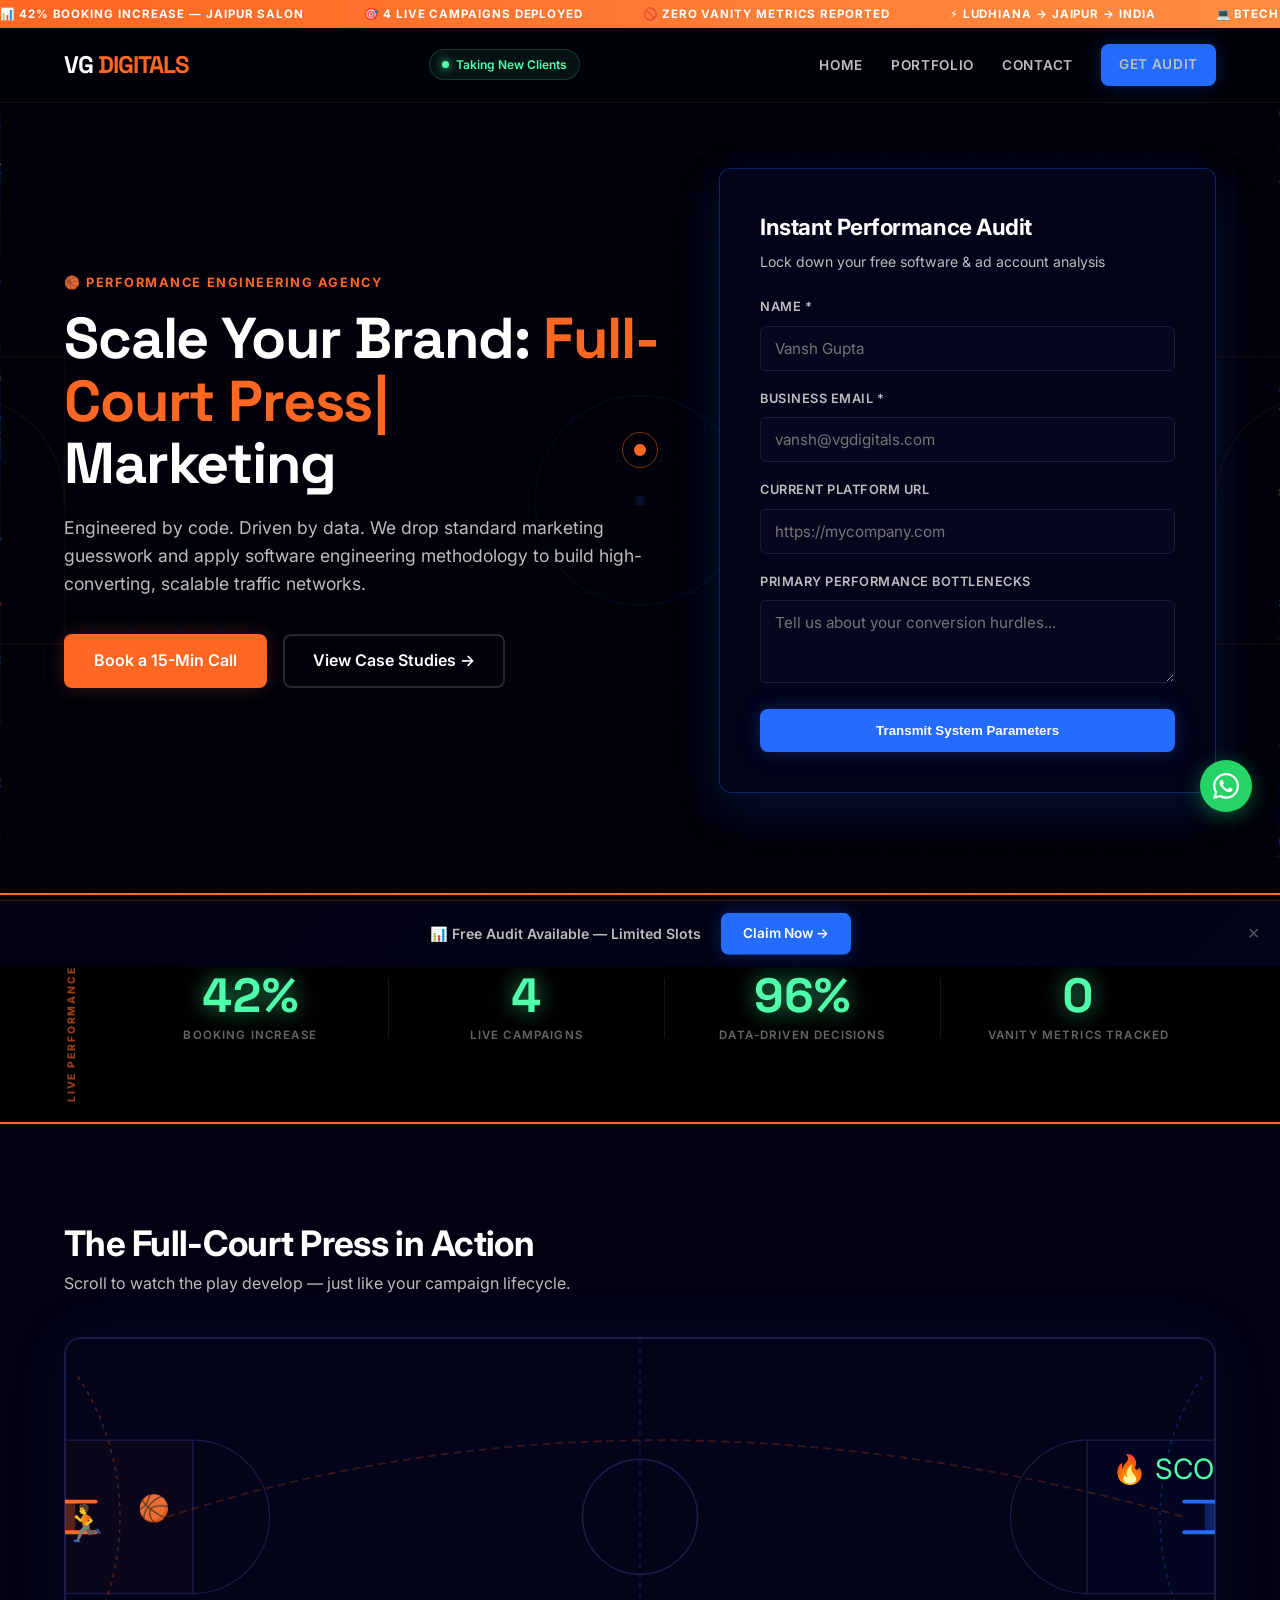
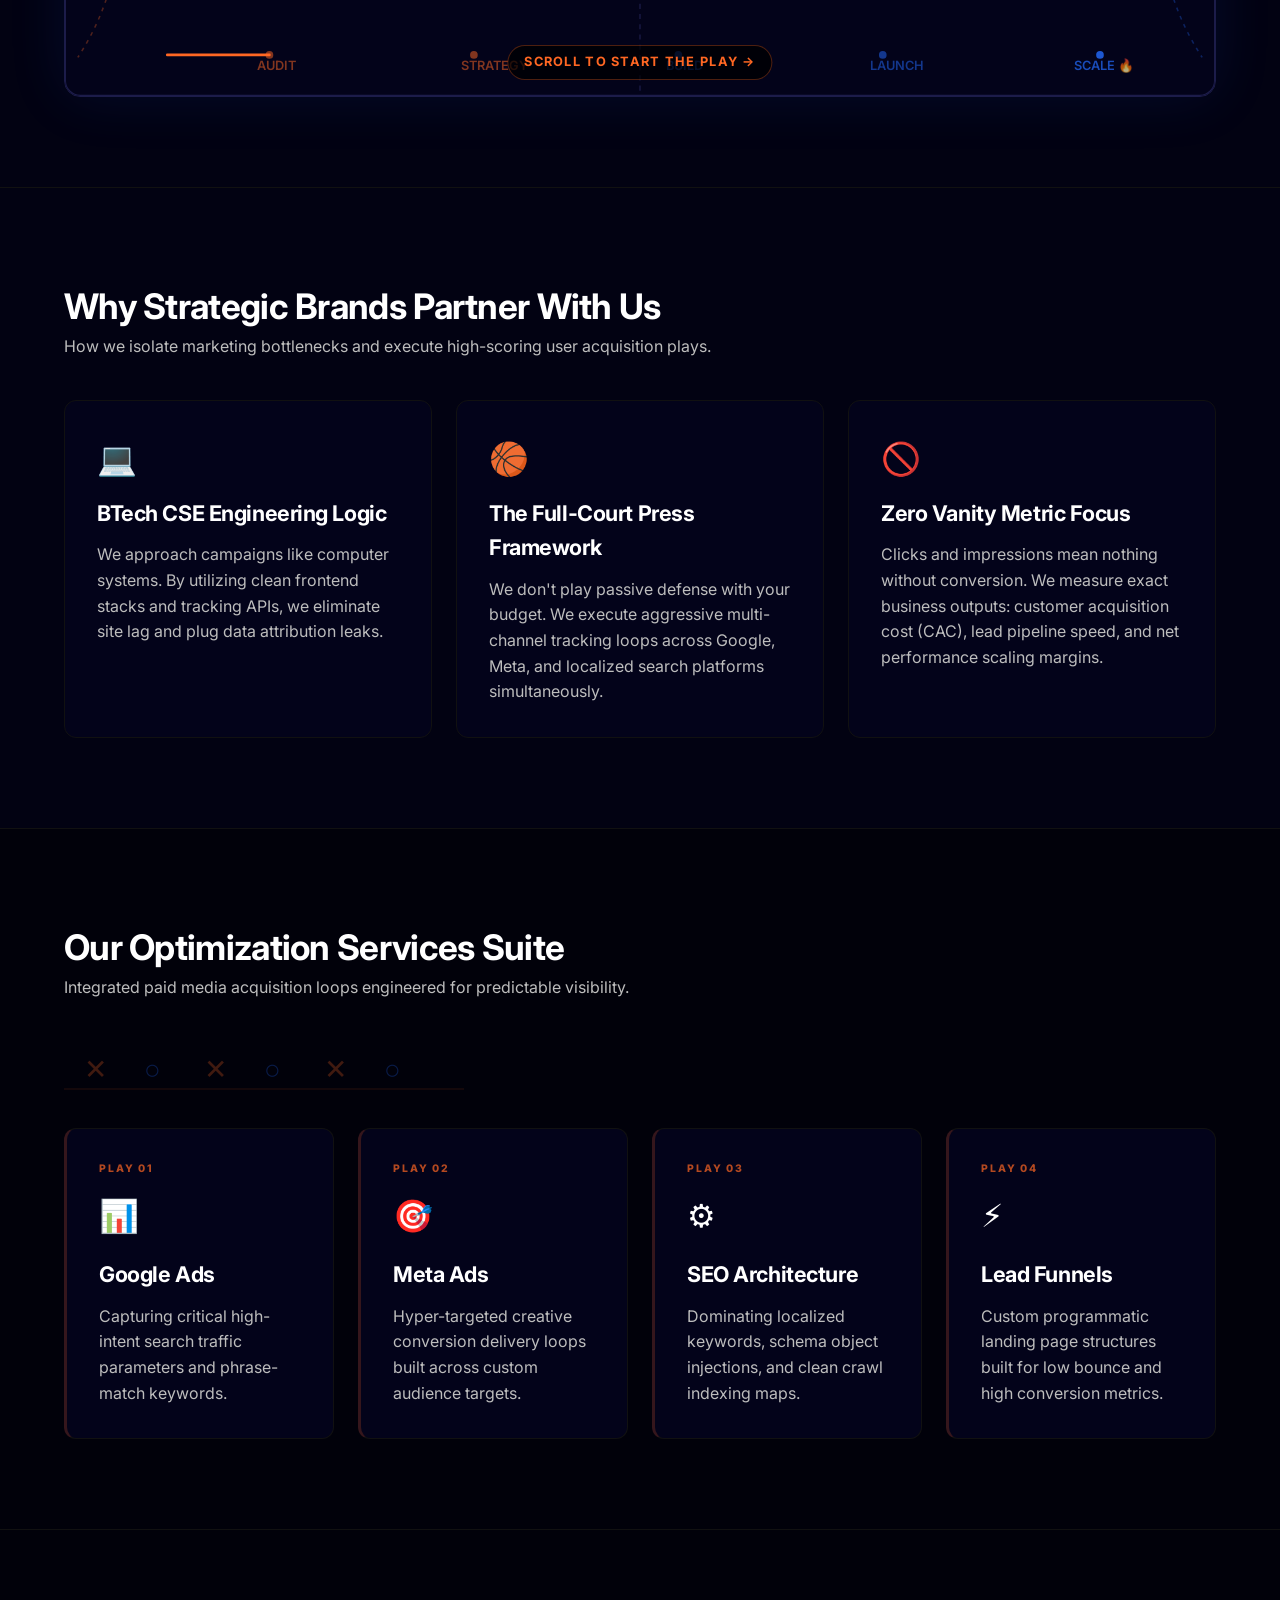
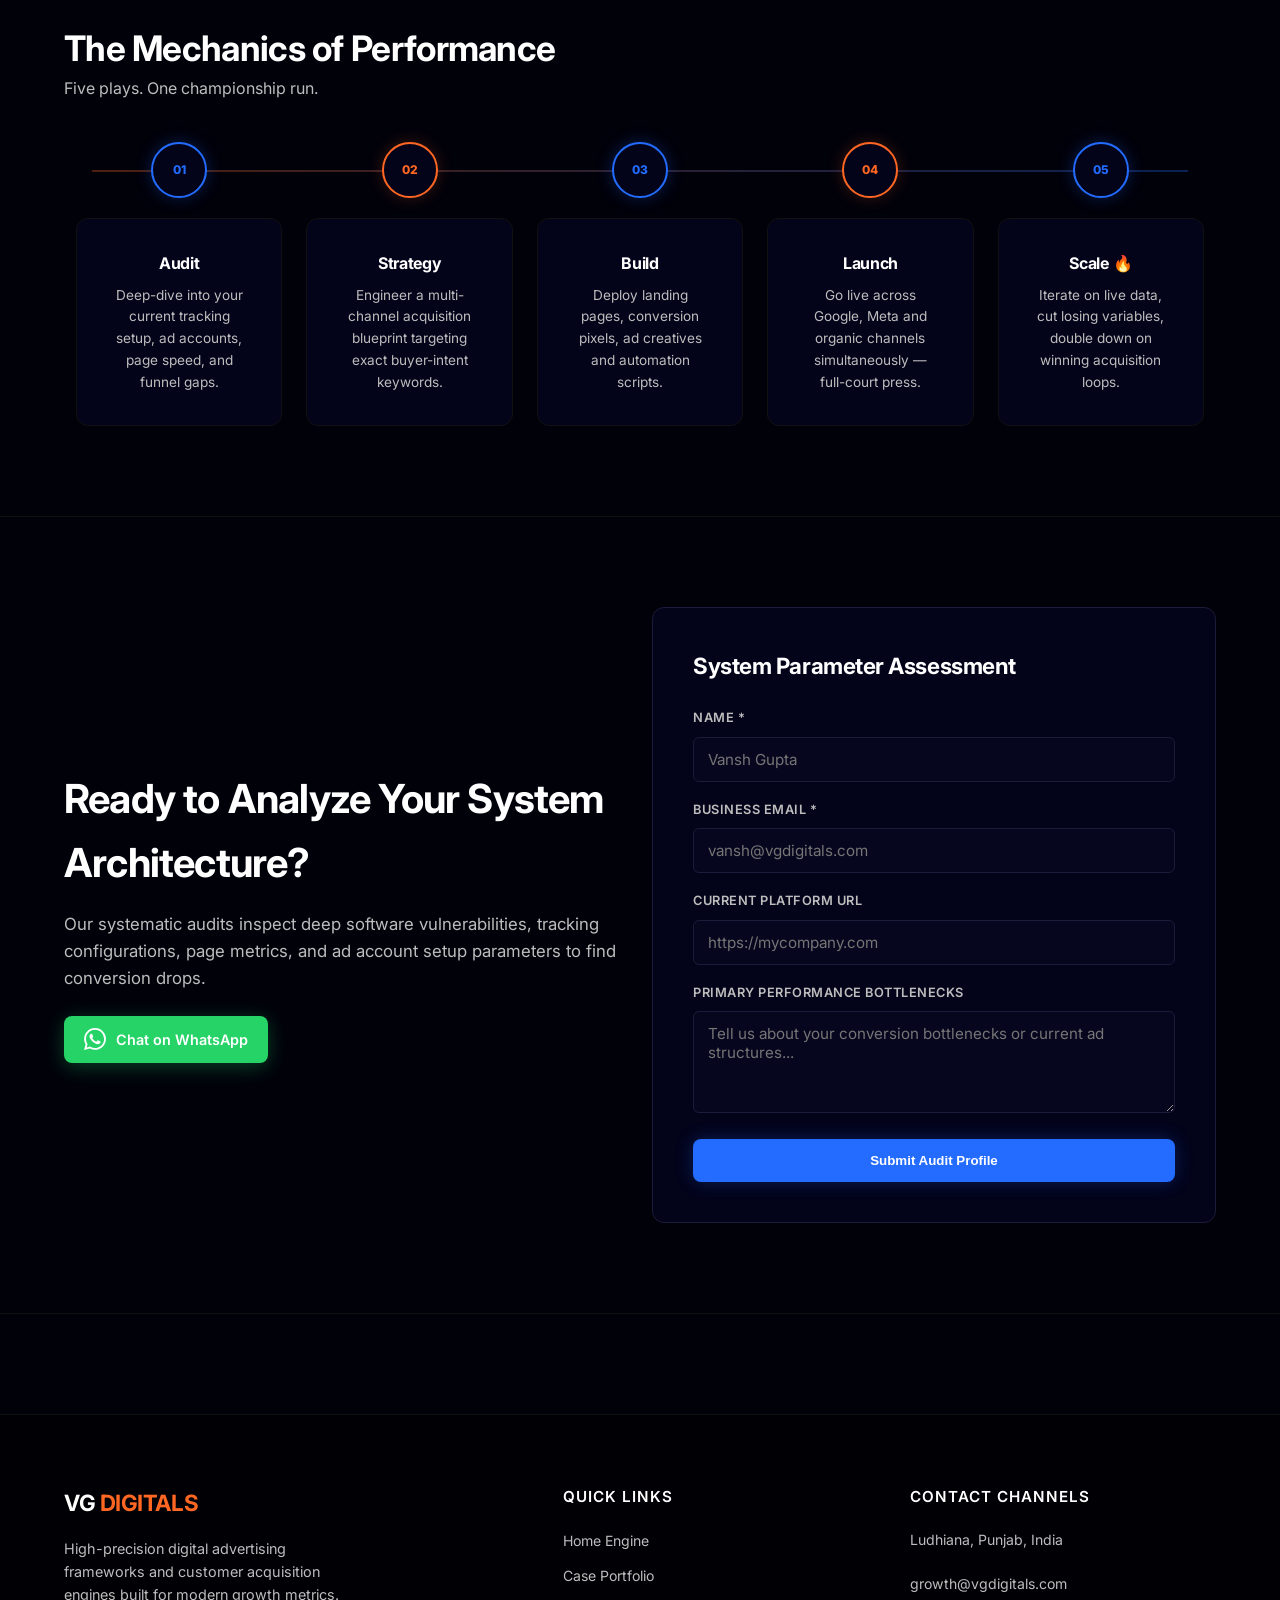
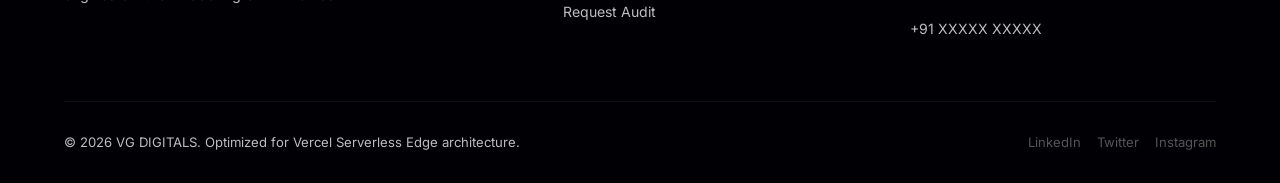
<file: index.html>
<!DOCTYPE html>
<html lang="en">
<head>
    <!-- Google tag (gtag.js) -->
<script async src="https://www.googletagmanager.com/gtag/js?id=G-1DT6QR1XJL"></script>
<script>
  window.dataLayer = window.dataLayer || [];
  function gtag(){dataLayer.push(arguments);}
  gtag('js', new Date());

  gtag('config', 'G-1DT6QR1XJL');
</script>
    <!-- Google Tag Manager -->
<script>(function(w,d,s,l,i){w[l]=w[l]||[];w[l].push({'gtm.start':
new Date().getTime(),event:'gtm.js'});var f=d.getElementsByTagName(s)[0],
j=d.createElement(s),dl=l!='dataLayer'?'&l='+l:'';j.async=true;j.src=
'https://www.googletagmanager.com/gtm.js?id='+i+dl;f.parentNode.insertBefore(j,f);
})(window,document,'script','dataLayer','GTM-PGBB4X6C');</script>
<!-- End Google Tag Manager -->
    <meta name="google-site-verification" content="2i_79GNVKfU4lnf40Wh3fELvNLLhh-7Ff8u9Ml1Krlc" />
    <meta charset="UTF-8">
    <meta name="viewport" content="width=device-width, initial-scale=1.0">
    <title>VG DIGITALS | Performance Marketing & Engineering Specialists</title>
    <meta name="description" content="VG DIGITALS delivers high-precision Google Ads, Meta Ads, Technical SEO, and Lead Gen funnels engineered with a BTech CSE mindset. Based in Ludhiana, Punjab.">
    <meta name="keywords" content="performance marketing, Google Ads, Meta Ads, SEO, lead generation, digital marketing agency Ludhiana">
    <meta name="author" content="Vansh Gupta — VG DIGITALS">
    <meta name="robots" content="index, follow">
    <link rel="canonical" href="https://vgdigitals.com/">
    <meta property="og:type" content="website">
    <meta property="og:title" content="VG DIGITALS | Full-Court Press Performance Marketing">
    <meta property="og:description" content="Scale your brand with engineered ad systems, conversion funnels, and technical SEO. No vanity metrics — only results.">
    <meta property="og:url" content="https://vgdigitals.com/">
    <meta property="og:site_name" content="VG DIGITALS">
    <meta name="twitter:card" content="summary_large_image">
    <meta name="twitter:title" content="VG DIGITALS | Full-Court Press Performance Marketing">
    <meta name="twitter:description" content="Scale your brand with engineered ad systems, conversion funnels, and technical SEO. No vanity metrics — only results.">
    <script type="application/ld+json">{"@context":"https://schema.org","@type":"ProfessionalService","name":"VG DIGITALS","url":"https://vgdigitals.com","areaServed":"IN","address":{"@type":"PostalAddress","addressLocality":"Ludhiana","addressRegion":"Punjab","addressCountry":"IN"},"email":"growth@vgdigitals.com"}</script>
    <link rel="preconnect" href="https://fonts.googleapis.com">
    <link rel="preconnect" href="https://fonts.gstatic.com" crossorigin>
    <link href="https://fonts.googleapis.com/css2?family=Inter:wght@400;500;600;700;800&family=Space+Grotesk:wght@700;800&display=swap" rel="stylesheet">
    <link rel="stylesheet" href="style.css">
</head>
<body>
    <!-- Google Tag Manager (noscript) -->
<noscript><iframe src="https://www.googletagmanager.com/ns.html?id=GTM-PGBB4X6C"
height="0" width="0" style="display:none;visibility:hidden"></iframe></noscript>
<!-- End Google Tag Manager (noscript) -->

    <!-- Custom cursor -->
    <div class="custom-cursor"></div>
    <div class="custom-cursor-trail"></div>

    <!-- Stats ticker strip -->
    <div class="ticker-wrap">
        <div class="ticker-track">
            <span>📊 42% BOOKING INCREASE — JAIPUR SALON</span>
            <span>🎯 4 LIVE CAMPAIGNS DEPLOYED</span>
            <span>🚫 ZERO VANITY METRICS REPORTED</span>
            <span>⚡ LUDHIANA → JAIPUR → INDIA</span>
            <span>💻 BTECH CSE ENGINEERING LOGIC</span>
            <span>🏀 FULL-COURT PRESS FRAMEWORK ACTIVE</span>
            <span>📈 HIGH-INTENT CONVERSION ARCHITECTURE</span>
            <span>🔥 NOW ACCEPTING NEW CLIENTS — JUNE 2026</span>
            <span>📊 42% BOOKING INCREASE — JAIPUR SALON</span>
            <span>🎯 4 LIVE CAMPAIGNS DEPLOYED</span>
            <span>🚫 ZERO VANITY METRICS REPORTED</span>
            <span>⚡ LUDHIANA → JAIPUR → INDIA</span>
            <span>💻 BTECH CSE ENGINEERING LOGIC</span>
            <span>🏀 FULL-COURT PRESS FRAMEWORK ACTIVE</span>
            <span>📈 HIGH-INTENT CONVERSION ARCHITECTURE</span>
            <span>🔥 NOW ACCEPTING NEW CLIENTS — JUNE 2026</span>
        </div>
    </div>

    <header class="main-header">
        <div class="container navbar">
            <a href="index.html" class="logo">VG <span>DIGITALS</span></a>
            <!-- Available badge -->
            <div class="available-badge"><span class="badge-dot"></span>Taking New Clients</div>
            <nav>
                <ul class="nav-links">
                    <li><a href="index.html" class="active">HOME</a></li>
                    <li><a href="portfolio.html">PORTFOLIO</a></li>
                    <li><a href="contact.html">CONTACT</a></li>
                    <li><a href="contact.html" class="btn btn-primary" style="padding: 8px 16px;">GET AUDIT</a></li>
                </ul>
            </nav>
            <button class="burger-menu" aria-label="Toggle Navigation">
                <span></span><span></span><span></span>
            </button>
        </div>
    </header>

    <!-- HERO -->
    <main class="hero-section" id="hero">
        <div class="court-grid-lines"></div>
        <!-- Basketball court SVG overlay -->
        <div class="court-svg-overlay">
            <svg viewBox="0 0 1200 600" xmlns="http://www.w3.org/2000/svg" preserveAspectRatio="xMidYMid slice">
                <!-- center circle -->
                <circle cx="600" cy="300" r="80" fill="none" stroke="rgba(35,108,255,0.06)" stroke-width="1.5"/>
                <circle cx="600" cy="300" r="4"  fill="rgba(35,108,255,0.12)"/>
                <!-- center line -->
                <line x1="600" y1="0" x2="600" y2="600" stroke="rgba(35,108,255,0.05)" stroke-width="1"/>
                <!-- left key -->
                <rect x="0" y="190" width="160" height="220" fill="none" stroke="rgba(255,103,35,0.06)" stroke-width="1.5"/>
                <semicircle/>
                <path d="M 0,300 A 80,80 0 0,1 160,300" fill="none" stroke="rgba(255,103,35,0.06)" stroke-width="1.5"/>
                <!-- right key -->
                <rect x="1040" y="190" width="160" height="220" fill="none" stroke="rgba(255,103,35,0.06)" stroke-width="1.5"/>
                <path d="M 1200,300 A 80,80 0 0,0 1040,300" fill="none" stroke="rgba(255,103,35,0.06)" stroke-width="1.5"/>
                <!-- 3-point arcs -->
                <path d="M 20,120 A 320,320 0 0,1 20,480" fill="none" stroke="rgba(35,108,255,0.05)" stroke-width="1.5"/>
                <path d="M 1180,120 A 320,320 0 0,0 1180,480" fill="none" stroke="rgba(35,108,255,0.05)" stroke-width="1.5"/>
            </svg>
        </div>
        <div class="container hero-grid">
            <div class="hero-text">
                <div class="hero-eyebrow">🏀 Performance Engineering Agency</div>
                <h1>Scale Your Brand: <span class="typing-text">Full-Court Press</span> Marketing</h1>
                <p>Engineered by code. Driven by data. We drop standard marketing guesswork and apply software engineering methodology to build high-converting, scalable traffic networks.</p>
                <div class="hero-actions">
                    <a href="contact.html" class="btn btn-secondary mag-btn">Book a 15-Min Call</a>
                    <a href="portfolio.html" class="btn btn-ghost mag-btn">View Case Studies →</a>
                </div>
            </div>

            <div class="form-box hero-form-card">
                <div class="form-header">
                    <h3>Instant Performance Audit</h3>
                    <p>Lock down your free software & ad account analysis</p>
                </div>
                <form action="#" method="POST" class="audit-form-element">
                    <div class="form-group">
                        <label>Name *</label>
                        <input type="text" required placeholder="Vansh Gupta">
                    </div>
                    <div class="form-group">
                        <label>Business Email *</label>
                        <input type="email" required placeholder="vansh@vgdigitals.com">
                    </div>
                    <div class="form-group">
                        <label>Current Platform URL</label>
                        <input type="url" placeholder="https://mycompany.com">
                    </div>
                    <div class="form-group">
                        <label>Primary Performance Bottlenecks</label>
                        <textarea rows="3" placeholder="Tell us about your conversion hurdles..."></textarea>
                    </div>
                    <button type="submit" class="btn btn-primary" style="width:100%;">Transmit System Parameters</button>
                </form>
            </div>
        </div>
    </main>

    <!-- SCOREBOARD STATS STRIP -->
    <section class="scoreboard-section">
        <div class="container">
            <div class="scoreboard-wrap">
                <div class="scoreboard-label">LIVE PERFORMANCE BOARD</div>
                <div class="scoreboard-grid">
                    <div class="score-stat">
                        <div class="score-num led-text" data-count="42" data-suffix="%">0%</div>
                        <div class="score-label">Booking Increase</div>
                    </div>
                    <div class="score-divider"></div>
                    <div class="score-stat">
                        <div class="score-num led-text" data-count="4" data-suffix="">0</div>
                        <div class="score-label">Live Campaigns</div>
                    </div>
                    <div class="score-divider"></div>
                    <div class="score-stat">
                        <div class="score-num led-text" data-count="100" data-suffix="%">0%</div>
                        <div class="score-label">Data-Driven Decisions</div>
                    </div>
                    <div class="score-divider"></div>
                    <div class="score-stat">
                        <div class="score-num led-text" data-count="0" data-suffix="">0</div>
                        <div class="score-label">Vanity Metrics Tracked</div>
                    </div>
                </div>
            </div>
        </div>
    </section>

    <!-- SCROLL BASKETBALL ANIMATION -->
    <section class="basketball-animation-section">
        <div class="container">
            <div class="section-headline-block">
                <div>
                    <h2>The Full-Court Press in Action</h2>
                    <p>Scroll to watch the play develop — just like your campaign lifecycle.</p>
                </div>
            </div>
            <div class="bball-court-container" id="bball-court">
                <svg id="bball-svg" viewBox="0 0 900 280" xmlns="http://www.w3.org/2000/svg">
                    <!-- court floor -->
                    <rect x="0" y="0" width="900" height="280" rx="12" fill="#03031A" stroke="#1c1c4a" stroke-width="1.5"/>
                    <!-- half court line -->
                    <line x1="450" y1="0" x2="450" y2="280" stroke="#1c1c4a" stroke-width="1" stroke-dasharray="4,4"/>
                    <!-- center circle -->
                    <circle cx="450" cy="140" r="45" fill="none" stroke="#1c1c4a" stroke-width="1.2"/>
                    <!-- left key -->
                    <rect x="0" y="80" width="100" height="120" fill="rgba(255,103,35,0.03)" stroke="#1c1c4a" stroke-width="1"/>
                    <path d="M 100,80 A 60,60 0 0,1 100,200" fill="none" stroke="#1c1c4a" stroke-width="1"/>
                    <!-- right key -->
                    <rect x="800" y="80" width="100" height="120" fill="rgba(35,108,255,0.03)" stroke="#1c1c4a" stroke-width="1"/>
                    <path d="M 800,80 A 60,60 0 0,0 800,200" fill="none" stroke="#1c1c4a" stroke-width="1"/>
                    <!-- 3pt arcs -->
                    <path d="M 10,30 A 200,200 0 0,1 10,250" fill="none" stroke="rgba(255,103,35,0.3)" stroke-width="1.2" stroke-dasharray="3,4"/>
                    <path d="M 890,30 A 200,200 0 0,0 890,250" fill="none" stroke="rgba(35,108,255,0.3)" stroke-width="1.2" stroke-dasharray="3,4"/>
                    <!-- left rim -->
                    <line x1="0" y1="128" x2="24" y2="128" stroke="#FF6723" stroke-width="3" stroke-linecap="round"/>
                    <line x1="0" y1="152" x2="24" y2="152" stroke="#FF6723" stroke-width="3" stroke-linecap="round"/>
                    <rect x="0" y="128" width="8" height="24" fill="rgba(255,103,35,0.3)" rx="1"/>
                    <!-- right rim (target) -->
                    <line x1="876" y1="128" x2="900" y2="128" stroke="#236CFF" stroke-width="3" stroke-linecap="round"/>
                    <line x1="876" y1="152" x2="900" y2="152" stroke="#236CFF" stroke-width="3" stroke-linecap="round"/>
                    <rect x="892" y="128" width="8" height="24" fill="rgba(35,108,255,0.3)" rx="1"/>
                    <!-- ball arc path (dashed) -->
                    <path id="bball-arc-path" d="M 80,140 Q 450,20 876,140" fill="none" stroke="rgba(255,103,35,0.2)" stroke-width="1.5" stroke-dasharray="6,4"/>
                    <!-- player emoji -->
                    <text id="bball-player" x="60" y="155" font-size="28" text-anchor="middle">🏃</text>
                    <!-- ball emoji -->
                    <text id="bball-ball" x="80" y="148" font-size="20" text-anchor="middle">🏀</text>
                    <!-- phase labels -->
                    <text x="150" y="260" font-size="10" fill="rgba(255,103,35,0.5)" font-family="Inter,sans-serif" font-weight="600">AUDIT</text>
                    <text x="310" y="260" font-size="10" fill="rgba(255,103,35,0.5)" font-family="Inter,sans-serif" font-weight="600">STRATEGY</text>
                    <text x="470" y="260" font-size="10" fill="rgba(35,108,255,0.5)" font-family="Inter,sans-serif" font-weight="600">BUILD</text>
                    <text x="630" y="260" font-size="10" fill="rgba(35,108,255,0.5)" font-family="Inter,sans-serif" font-weight="600">LAUNCH</text>
                    <text x="790" y="260" font-size="10" fill="rgba(35,108,255,0.7)" font-family="Inter,sans-serif" font-weight="600">SCALE 🔥</text>
                    <!-- phase dots -->
                    <circle cx="160" cy="248" r="3" fill="rgba(255,103,35,0.5)"/>
                    <circle cx="320" cy="248" r="3" fill="rgba(255,103,35,0.5)"/>
                    <circle cx="480" cy="248" r="3" fill="rgba(35,108,255,0.5)"/>
                    <circle cx="640" cy="248" r="3" fill="rgba(35,108,255,0.5)"/>
                    <circle cx="810" cy="248" r="3" fill="rgba(35,108,255,0.8)"/>
                    <!-- progress line -->
                    <line id="bball-progress-line" x1="160" y1="248" x2="160" y2="248" stroke="var(--primary-orange)" stroke-width="2" stroke-linecap="round"/>
                    <!-- score popup -->
                    <text id="bball-score" x="876" y="110" font-size="22" text-anchor="middle" fill="#4fffaa" opacity="0">🔥 SCORE!</text>
                </svg>
                <div class="bball-phase-label" id="bball-phase">Scroll to start the play →</div>
            </div>
        </div>
    </section>

    <!-- WHY US -->
    <section class="home-overview-section">
        <div class="container">
            <div class="section-headline-block">
                <div>
                    <h2>Why Strategic Brands Partner With Us</h2>
                    <p>How we isolate marketing bottlenecks and execute high-scoring user acquisition plays.</p>
                </div>
            </div>
            <div class="grid-3">
                <div class="preview-card">
                    <div style="font-size:2rem; margin-bottom:12px;">💻</div>
                    <h3>BTech CSE Engineering Logic</h3>
                    <p>We approach campaigns like computer systems. By utilizing clean frontend stacks and tracking APIs, we eliminate site lag and plug data attribution leaks.</p>
                </div>
                <div class="preview-card">
                    <div style="font-size:2rem; margin-bottom:12px;">🏀</div>
                    <h3>The Full-Court Press Framework</h3>
                    <p>We don't play passive defense with your budget. We execute aggressive multi-channel tracking loops across Google, Meta, and localized search platforms simultaneously.</p>
                </div>
                <div class="preview-card">
                    <div style="font-size:2rem; margin-bottom:12px;">🚫</div>
                    <h3>Zero Vanity Metric Focus</h3>
                    <p>Clicks and impressions mean nothing without conversion. We measure exact business outputs: customer acquisition cost (CAC), lead pipeline speed, and net performance scaling margins.</p>
                </div>
            </div>
        </div>
    </section>

    <!-- SERVICES — PLAYBOOK STYLE -->
    <section class="home-overview-section playbook-section" style="background-color: #01010A;">
        <div class="container">
            <div class="section-headline-block">
                <div>
                    <h2>Our Optimization Services Suite</h2>
                    <p>Integrated paid media acquisition loops engineered for predictable visibility.</p>
                </div>
            </div>
            <!-- Playbook X's & O's header -->
            <div class="playbook-header">
                <svg viewBox="0 0 400 60" xmlns="http://www.w3.org/2000/svg" width="400" height="60">
                    <text x="20"  y="38" font-size="28" fill="rgba(255,103,35,0.25)" font-family="monospace">✕</text>
                    <text x="80"  y="38" font-size="28" fill="rgba(35,108,255,0.25)" font-family="monospace">○</text>
                    <text x="140" y="38" font-size="28" fill="rgba(255,103,35,0.25)" font-family="monospace">✕</text>
                    <text x="200" y="38" font-size="28" fill="rgba(35,108,255,0.25)" font-family="monospace">○</text>
                    <text x="260" y="38" font-size="28" fill="rgba(255,103,35,0.25)" font-family="monospace">✕</text>
                    <text x="320" y="38" font-size="28" fill="rgba(35,108,255,0.25)" font-family="monospace">○</text>
                    <line x1="0" y1="48" x2="400" y2="48" stroke="rgba(255,103,35,0.15)" stroke-width="1"/>
                </svg>
            </div>
            <div class="grid-4">
                <div class="preview-card playbook-card">
                    <div class="play-number">PLAY 01</div>
                    <div style="font-size: 2rem; margin-bottom: 16px;">📊</div>
                    <h3>Google Ads</h3>
                    <p>Capturing critical high-intent search traffic parameters and phrase-match keywords.</p>
                </div>
                <div class="preview-card playbook-card">
                    <div class="play-number">PLAY 02</div>
                    <div style="font-size: 2rem; margin-bottom: 16px;">🎯</div>
                    <h3>Meta Ads</h3>
                    <p>Hyper-targeted creative conversion delivery loops built across custom audience targets.</p>
                </div>
                <div class="preview-card playbook-card">
                    <div class="play-number">PLAY 03</div>
                    <div style="font-size: 2rem; margin-bottom: 16px;">⚙️</div>
                    <h3>SEO Architecture</h3>
                    <p>Dominating localized keywords, schema object injections, and clean crawl indexing maps.</p>
                </div>
                <div class="preview-card playbook-card">
                    <div class="play-number">PLAY 04</div>
                    <div style="font-size: 2rem; margin-bottom: 16px;">⚡</div>
                    <h3>Lead Funnels</h3>
                    <p>Custom programmatic landing page structures built for low bounce and high conversion metrics.</p>
                </div>
            </div>
        </div>
    </section>

    <!-- PROCESS TIMELINE -->
    <section class="home-overview-section process-section">
        <div class="container">
            <div class="section-headline-block">
                <div>
                    <h2>The Mechanics of Performance</h2>
                    <p>Five plays. One championship run.</p>
                </div>
            </div>
            <div class="process-timeline">
                <div class="process-line"></div>
                <div class="process-step">
                    <div class="process-dot"><span>01</span></div>
                    <div class="process-content preview-card">
                        <h4>Audit</h4>
                        <p>Deep-dive into your current tracking setup, ad accounts, page speed, and funnel gaps.</p>
                    </div>
                </div>
                <div class="process-step">
                    <div class="process-dot"><span>02</span></div>
                    <div class="process-content preview-card">
                        <h4>Strategy</h4>
                        <p>Engineer a multi-channel acquisition blueprint targeting exact buyer-intent keywords.</p>
                    </div>
                </div>
                <div class="process-step">
                    <div class="process-dot"><span>03</span></div>
                    <div class="process-content preview-card">
                        <h4>Build</h4>
                        <p>Deploy landing pages, conversion pixels, ad creatives and automation scripts.</p>
                    </div>
                </div>
                <div class="process-step">
                    <div class="process-dot"><span>04</span></div>
                    <div class="process-content preview-card">
                        <h4>Launch</h4>
                        <p>Go live across Google, Meta and organic channels simultaneously — full-court press.</p>
                    </div>
                </div>
                <div class="process-step">
                    <div class="process-dot"><span>05</span></div>
                    <div class="process-content preview-card">
                        <h4>Scale 🔥</h4>
                        <p>Iterate on live data, cut losing variables, double down on winning acquisition loops.</p>
                    </div>
                </div>
            </div>
        </div>
    </section>

    <!-- BOTTOM CTA + FORM -->
    <section class="home-overview-section" style="background-color: #01010A; border-bottom: 1px solid #111;">
        <div class="container grid-2" style="align-items: center;">
            <div>
                <h2 style="font-size: 2.5rem; margin-bottom: 16px;">Ready to Analyze Your System Architecture?</h2>
                <p style="font-size: 1.05rem;">Our systematic audits inspect deep software vulnerabilities, tracking configurations, page metrics, and ad account setup parameters to find conversion drops.</p>
                <!-- WhatsApp CTA -->
                <a href="https://wa.me/91XXXXXXXXXX" target="_blank" class="whatsapp-btn mag-btn" style="margin-top:24px; display:inline-flex; align-items:center; gap:10px;">
                    <svg width="22" height="22" viewBox="0 0 24 24" fill="currentColor"><path d="M17.472 14.382c-.297-.149-1.758-.867-2.03-.967-.273-.099-.471-.148-.67.15-.197.297-.767.966-.94 1.164-.173.199-.347.223-.644.075-.297-.15-1.255-.463-2.39-1.475-.883-.788-1.48-1.761-1.653-2.059-.173-.297-.018-.458.13-.606.134-.133.298-.347.446-.52.149-.174.198-.298.298-.497.099-.198.05-.371-.025-.52-.075-.149-.669-1.612-.916-2.207-.242-.579-.487-.5-.669-.51-.173-.008-.371-.01-.57-.01-.198 0-.52.074-.792.372-.272.297-1.04 1.016-1.04 2.479 0 1.462 1.065 2.875 1.213 3.074.149.198 2.096 3.2 5.077 4.487.709.306 1.262.489 1.694.625.712.227 1.36.195 1.871.118.571-.085 1.758-.719 2.006-1.413.248-.694.248-1.289.173-1.413-.074-.124-.272-.198-.57-.347m-5.421 7.403h-.004a9.87 9.87 0 01-5.031-1.378l-.361-.214-3.741.982.998-3.648-.235-.374a9.86 9.86 0 01-1.51-5.26c.001-5.45 4.436-9.884 9.888-9.884 2.64 0 5.122 1.03 6.988 2.898a9.825 9.825 0 012.893 6.994c-.003 5.45-4.437 9.884-9.885 9.884m8.413-18.297A11.815 11.815 0 0012.05 0C5.495 0 .16 5.335.157 11.892c0 2.096.547 4.142 1.588 5.945L.057 24l6.305-1.654a11.882 11.882 0 005.683 1.448h.005c6.554 0 11.89-5.335 11.893-11.893a11.821 11.821 0 00-3.48-8.413z"/></svg>
                    Chat on WhatsApp
                </a>
            </div>
            <div class="form-box">
                <div class="form-header" style="margin-bottom: 24px;">
                    <h3>System Parameter Assessment</h3>
                </div>
                <form action="#" method="POST" class="audit-form-element">
                    <div class="form-group"><label>Name *</label><input type="text" required placeholder="Vansh Gupta"></div>
                    <div class="form-group"><label>Business Email *</label><input type="email" required placeholder="vansh@vgdigitals.com"></div>
                    <div class="form-group"><label>Current Platform URL</label><input type="url" placeholder="https://mycompany.com"></div>
                    <div class="form-group"><label>Primary Performance Bottlenecks</label><textarea rows="4" placeholder="Tell us about your conversion bottlenecks or current ad structures..."></textarea></div>
                    <button type="submit" class="btn btn-primary" style="width:100%;">Submit Audit Profile</button>
                </form>
            </div>
        </div>
    </section>

    <!-- FLOATING STICKY CTA BAR -->
    <div class="sticky-cta-bar" id="sticky-cta">
        <span>📊 Free Audit Available — Limited Slots</span>
        <a href="contact.html" class="btn btn-primary" style="padding:8px 20px; font-size:0.85rem;">Claim Now →</a>
        <button class="sticky-cta-close" id="sticky-cta-close" aria-label="Close">✕</button>
    </div>

    <!-- EXIT INTENT POPUP -->
    <div class="exit-overlay" id="exit-overlay">
        <div class="exit-popup">
            <button class="exit-close" id="exit-close">✕</button>
            <div style="font-size:2.5rem; margin-bottom:12px;">🏀</div>
            <h3>Wait — Don't Leave Empty-Handed</h3>
            <p>Get your <strong style="color:var(--primary-orange);">free performance audit</strong> before you go. We'll find the conversion leaks costing you money.</p>
            <a href="contact.html" class="btn btn-secondary" style="width:100%; margin-top:20px; justify-content:center;">Claim My Free Audit</a>
            <button class="exit-dismiss" id="exit-dismiss">No thanks, I'll pass</button>
        </div>
    </div>

    <!-- WHATSAPP FLOATING BUTTON -->
    <a href="https://wa.me/91XXXXXXXXXX" target="_blank" class="whatsapp-float" aria-label="Chat on WhatsApp">
        <svg width="26" height="26" viewBox="0 0 24 24" fill="white"><path d="M17.472 14.382c-.297-.149-1.758-.867-2.03-.967-.273-.099-.471-.148-.67.15-.197.297-.767.966-.94 1.164-.173.199-.347.223-.644.075-.297-.15-1.255-.463-2.39-1.475-.883-.788-1.48-1.761-1.653-2.059-.173-.297-.018-.458.13-.606.134-.133.298-.347.446-.52.149-.174.198-.298.298-.497.099-.198.05-.371-.025-.52-.075-.149-.669-1.612-.916-2.207-.242-.579-.487-.5-.669-.51-.173-.008-.371-.01-.57-.01-.198 0-.52.074-.792.372-.272.297-1.04 1.016-1.04 2.479 0 1.462 1.065 2.875 1.213 3.074.149.198 2.096 3.2 5.077 4.487.709.306 1.262.489 1.694.625.712.227 1.36.195 1.871.118.571-.085 1.758-.719 2.006-1.413.248-.694.248-1.289.173-1.413-.074-.124-.272-.198-.57-.347m-5.421 7.403h-.004a9.87 9.87 0 01-5.031-1.378l-.361-.214-3.741.982.998-3.648-.235-.374a9.86 9.86 0 01-1.51-5.26c.001-5.45 4.436-9.884 9.888-9.884 2.64 0 5.122 1.03 6.988 2.898a9.825 9.825 0 012.893 6.994c-.003 5.45-4.437 9.884-9.885 9.884m8.413-18.297A11.815 11.815 0 0012.05 0C5.495 0 .16 5.335.157 11.892c0 2.096.547 4.142 1.588 5.945L.057 24l6.305-1.654a11.882 11.882 0 005.683 1.448h.005c6.554 0 11.89-5.335 11.893-11.893a11.821 11.821 0 00-3.48-8.413z"/></svg>
    </a>

    <footer class="main-footer">
        <div class="container">
            <div class="footer-grid">
                <div class="footer-brand">
                    <h3>VG <span>DIGITALS</span></h3>
                    <p>High-precision digital advertising frameworks and customer acquisition engines built for modern growth metrics.</p>
                </div>
                <div class="footer-col">
                    <h4>Quick Links</h4>
                    <ul>
                        <li><a href="index.html">Home Engine</a></li>
                        <li><a href="portfolio.html">Case Portfolio</a></li>
                        <li><a href="contact.html">Request Audit</a></li>
                    </ul>
                </div>
                <div class="footer-col">
                    <h4>Contact Channels</h4>
                    <ul class="footer-contact-info">
                        <li>Ludhiana, Punjab, India</li>
                        <li>growth@vgdigitals.com</li>
                        <li>+91 XXXXX XXXXX</li>
                    </ul>
                </div>
            </div>
            <div class="footer-bottom">
                <p>&copy; 2026 VG DIGITALS. Optimized for Vercel Serverless Edge architecture.</p>
                <div class="footer-socials">
                    <a href="#">LinkedIn</a>
                    <a href="#">Twitter</a>
                    <a href="#">Instagram</a>
                </div>
            </div>
        </div>
    </footer>

    <script src="script.js"></script>
</body>
</html>
</file>
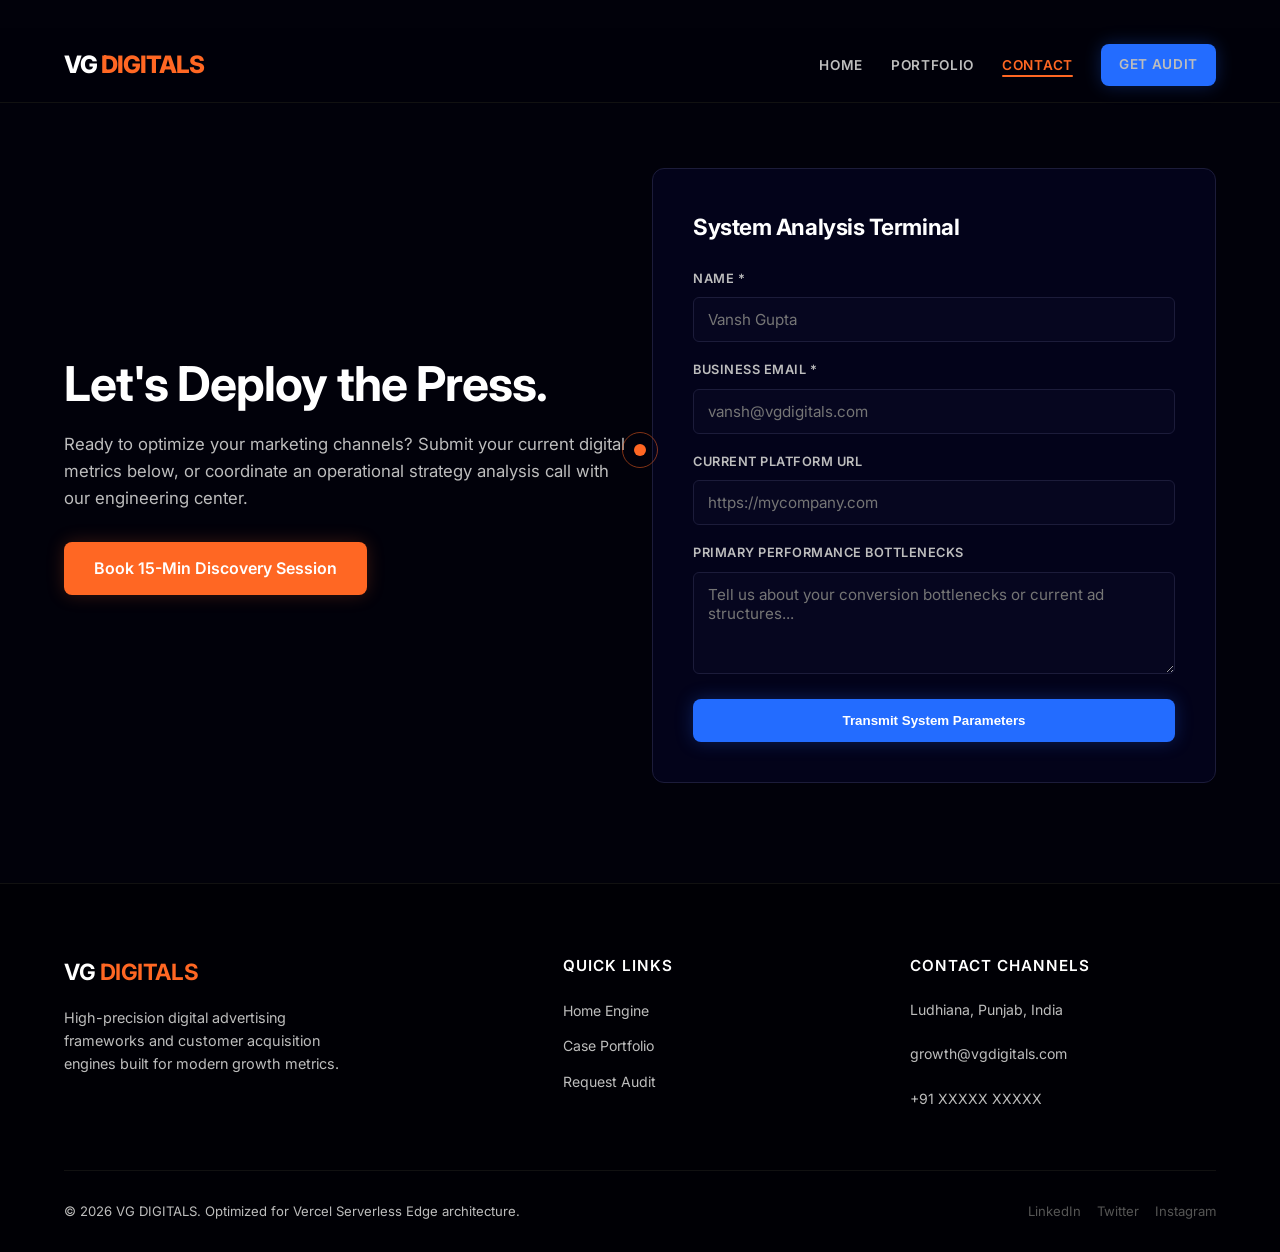
<file: contact.html>
<!DOCTYPE html>
<html lang="en">
<head>
    <meta charset="UTF-8">
    <meta name="viewport" content="width=device-width, initial-scale=1.0">
    <title>Request Growth Analysis | VG DIGITALS</title>
    <meta name="description" content="Request a free performance marketing audit from VG DIGITALS. Submit your platform metrics or book a 15-minute discovery call.">
    <meta name="keywords" content="free marketing audit, contact VG DIGITALS, growth audit, digital marketing consultation Ludhiana">
    <meta name="author" content="Vansh Gupta — VG DIGITALS">
    <meta name="robots" content="index, follow">
    <link rel="canonical" href="https://vgdigitals.com/contact.html">
    <meta property="og:type" content="website">
    <meta property="og:title" content="Get Your Free Growth Audit | VG DIGITALS">
    <meta property="og:description" content="Plug the performance leaks in your marketing. Submit your metrics or book a 15-min discovery session.">
    <meta property="og:url" content="https://vgdigitals.com/contact.html">
    <meta property="og:site_name" content="VG DIGITALS">
    <meta property="og:locale" content="en_IN">
    <meta name="twitter:card" content="summary_large_image">
    <meta name="twitter:title" content="Get Your Free Growth Audit | VG DIGITALS">
    <meta name="twitter:description" content="Plug the performance leaks in your marketing. Submit your metrics or book a 15-min discovery session.">
    <script type="application/ld+json">{"@context":"https://schema.org","@type":"ContactPage","name":"Contact VG DIGITALS","url":"https://vgdigitals.com/contact.html"}</script>
    <link rel="preconnect" href="https://fonts.googleapis.com">
    <link rel="preconnect" href="https://fonts.gstatic.com" crossorigin>
    <link href="https://fonts.googleapis.com/css2?family=Inter:wght@400;500;600;700;800&display=swap" rel="stylesheet">
    <link rel="stylesheet" href="style.css">
</head>
<body>

    <div class="custom-cursor"></div>
    <div class="custom-cursor-trail"></div>

    <header class="main-header">
        <div class="container navbar">
            <a href="index.html" class="logo">VG <span>DIGITALS</span></a>
            <nav>
                <ul class="nav-links">
                    <li><a href="index.html">HOME</a></li>
                    <li><a href="portfolio.html">PORTFOLIO</a></li>
                    <li><a href="contact.html" class="active">CONTACT</a></li>
                    <li><a href="contact.html" class="btn btn-primary" style="padding: 8px 16px;">GET AUDIT</a></li>
                </ul>
            </nav>
            <button class="burger-menu" aria-label="Toggle Navigation">
                <span></span><span></span><span></span>
            </button>
        </div>
    </header>

    <main class="container" style="padding-top: 40px; min-height:65vh;">
        <div class="grid-2" style="align-items: center; padding-top:20px;">
            <div>
                <h1 style="font-size: 3rem; margin-bottom: 20px; line-height:1.15;">Let's Deploy the Press.</h1>
                <p style="margin-bottom:30px; font-size:1.05rem;">Ready to optimize your marketing channels? Submit your current digital metrics below, or coordinate an operational strategy analysis call with our engineering center.</p>
                <a href="https://calendly.com" target="_blank" class="btn btn-secondary">Book 15-Min Discovery Session</a>
            </div>
            <div class="form-box">
                <div class="form-header" style="margin-bottom: 24px;">
                    <h3>System Analysis Terminal</h3>
                </div>
                <form action="#" method="POST">
                    <div class="form-group"><label>Name *</label><input type="text" required placeholder="Vansh Gupta"></div>
                    <div class="form-group"><label>Business Email *</label><input type="email" required placeholder="vansh@vgdigitals.com"></div>
                    <div class="form-group"><label>Current Platform URL</label><input type="url" placeholder="https://mycompany.com"></div>
                    <div class="form-group"><label>Primary Performance Bottlenecks</label><textarea rows="4" placeholder="Tell us about your conversion bottlenecks or current ad structures..."></textarea></div>
                    <button type="submit" class="btn btn-primary" style="width:100%;">Transmit System Parameters</button>
                </form>
            </div>
        </div>
    </main>

    <footer class="main-footer">
        <div class="container">
            <div class="footer-grid">
                <div class="footer-brand">
                    <h3>VG <span>DIGITALS</span></h3>
                    <p>High-precision digital advertising frameworks and customer acquisition engines built for modern growth metrics.</p>
                </div>
                <div class="footer-col">
                    <h4>Quick Links</h4>
                    <ul>
                        <li><a href="index.html">Home Engine</a></li>
                        <li><a href="portfolio.html">Case Portfolio</a></li>
                        <li><a href="contact.html">Request Audit</a></li>
                    </ul>
                </div>
                <div class="footer-col">
                    <h4>Contact Channels</h4>
                    <ul class="footer-contact-info">
                        <li>Ludhiana, Punjab, India</li>
                        <li>growth@vgdigitals.com</li>
                        <li>+91 XXXXX XXXXX</li>
                    </ul>
                </div>
            </div>
            <div class="footer-bottom">
                <p>&copy; 2026 VG DIGITALS. Optimized for Vercel Serverless Edge architecture.</p>
                <div class="footer-socials">
                    <a href="#">LinkedIn</a>
                    <a href="#">Twitter</a>
                    <a href="#">Instagram</a>
                </div>
            </div>
        </div>
    </footer>

    <script src="script.js"></script>
</body>
</html>
</file>
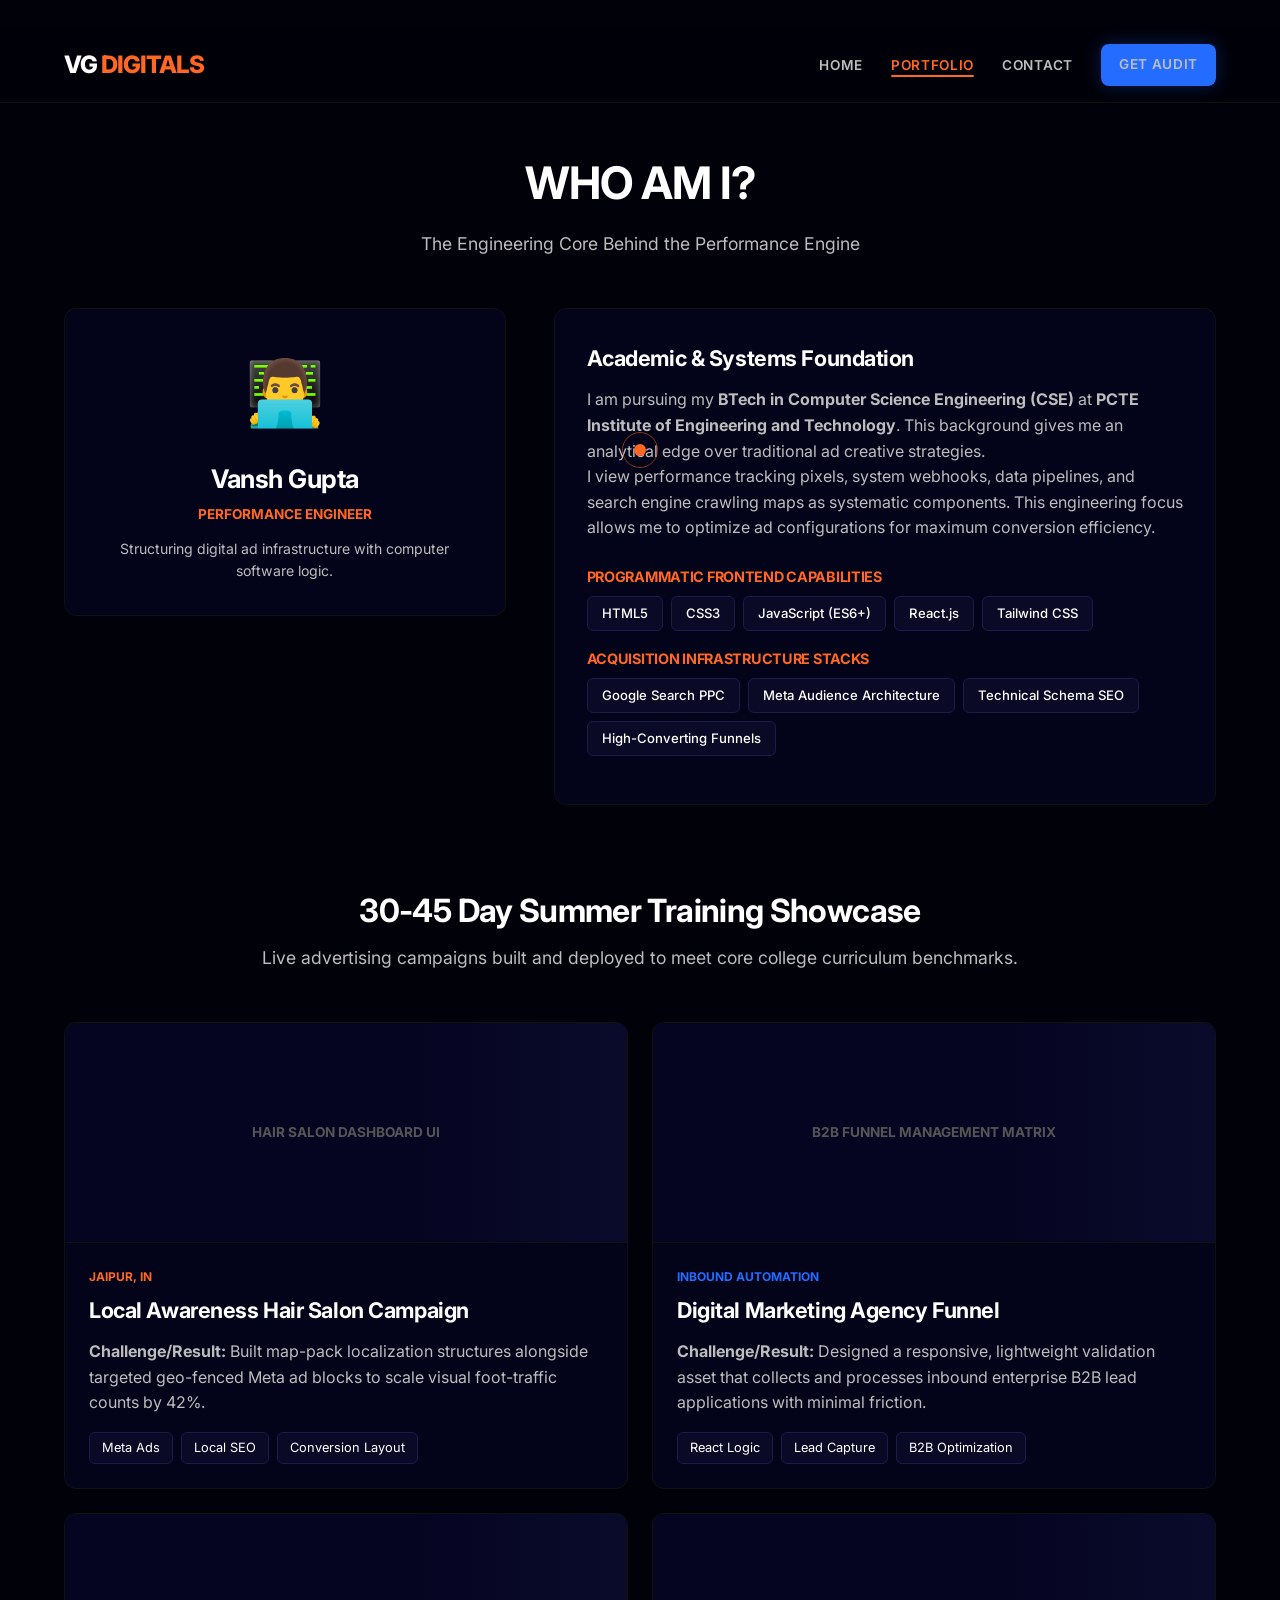
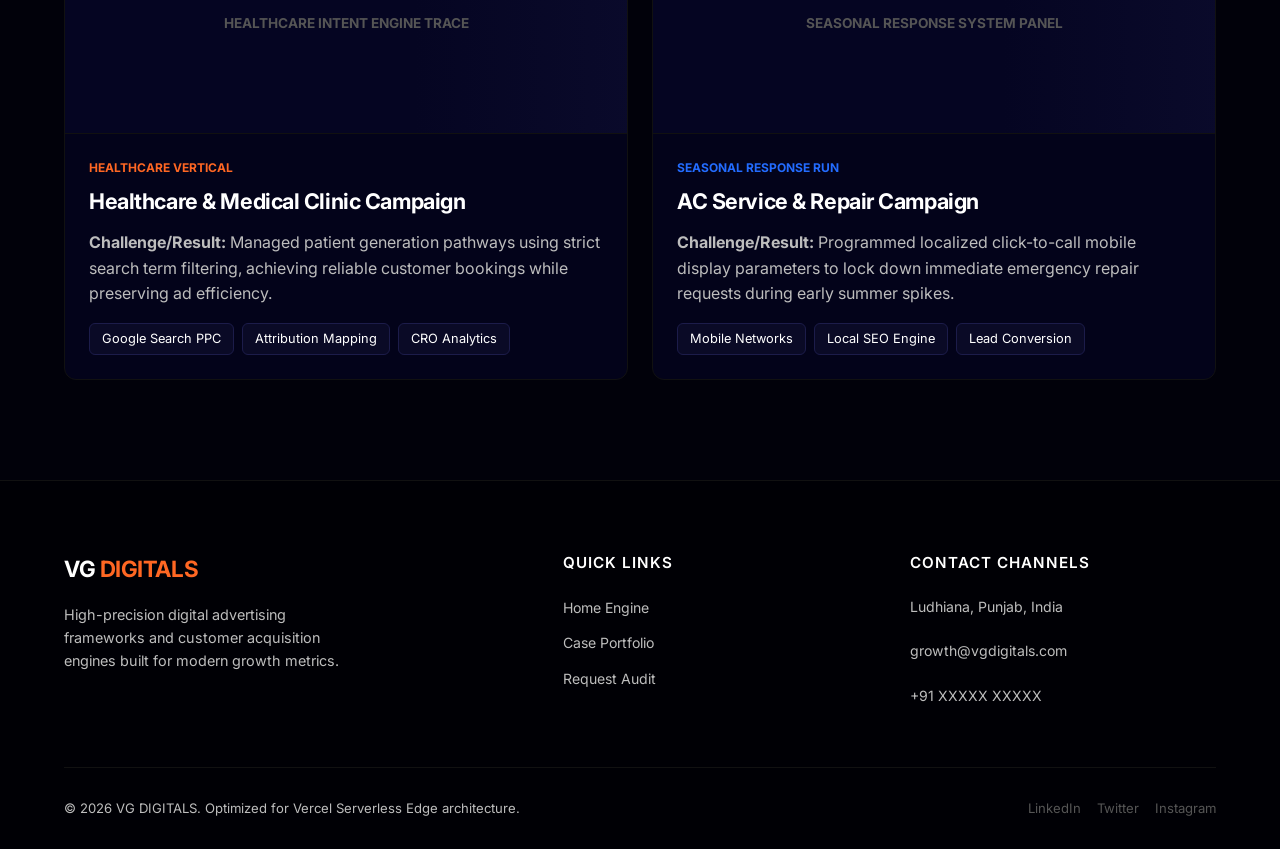
<file: portfolio.html>
<!DOCTYPE html>
<html lang="en">
<head>
    <meta charset="UTF-8">
    <meta name="viewport" content="width=device-width, initial-scale=1.0">
    <title>Portfolio & Technical Core | VG DIGITALS</title>
    <meta name="description" content="Live marketing case studies by Vansh Gupta — BTech CSE student at PCTE. Campaigns spanning hair salons, healthcare, AC repair, and B2B lead generation.">
    <meta name="keywords" content="digital marketing portfolio, Google Ads case study, Meta Ads campaign, Vansh Gupta, PCTE Ludhiana">
    <meta name="author" content="Vansh Gupta — VG DIGITALS">
    <meta name="robots" content="index, follow">
    <link rel="canonical" href="https://vgdigitals.com/portfolio.html">
    <meta property="og:type" content="website">
    <meta property="og:title" content="Portfolio | VG DIGITALS — Live Campaign Case Studies">
    <meta property="og:description" content="Real campaigns. Real results. Engineering logic applied to Google Ads, Meta Ads, SEO, and lead funnels.">
    <meta property="og:url" content="https://vgdigitals.com/portfolio.html">
    <meta property="og:site_name" content="VG DIGITALS">
    <meta property="og:locale" content="en_IN">
    <meta name="twitter:card" content="summary_large_image">
    <meta name="twitter:title" content="Portfolio | VG DIGITALS — Live Campaign Case Studies">
    <meta name="twitter:description" content="Real campaigns. Real results. Engineering logic applied to Google Ads, Meta Ads, SEO, and lead funnels.">
    <script type="application/ld+json">{"@context":"https://schema.org","@type":"Person","name":"Vansh Gupta","jobTitle":"Performance Marketing Engineer","affiliation":{"@type":"EducationalOrganization","name":"PCTE Institute of Engineering and Technology"},"url":"https://vgdigitals.com/portfolio.html"}</script>
    <link rel="preconnect" href="https://fonts.googleapis.com">
    <link rel="preconnect" href="https://fonts.gstatic.com" crossorigin>
    <link href="https://fonts.googleapis.com/css2?family=Inter:wght@400;500;600;700;800&display=swap" rel="stylesheet">
    <link rel="stylesheet" href="style.css">
</head>
<body>

    <div class="custom-cursor"></div>
    <div class="custom-cursor-trail"></div>

    <header class="main-header">
        <div class="container navbar">
            <a href="index.html" class="logo">VG <span>DIGITALS</span></a>
            <nav>
                <ul class="nav-links">
                    <li><a href="index.html">HOME</a></li>
                    <li><a href="portfolio.html" class="active">PORTFOLIO</a></li>
                    <li><a href="contact.html">CONTACT</a></li>
                    <li><a href="contact.html" class="btn btn-primary" style="padding: 8px 16px;">GET AUDIT</a></li>
                </ul>
            </nav>
            <button class="burger-menu" aria-label="Toggle Navigation">
                <span></span><span></span><span></span>
            </button>
        </div>
    </header>

    <section class="container" style="padding-top: 40px;">
        <h1 class="page-title">WHO AM I?</h1>
        <p class="page-subtitle">The Engineering Core Behind the Performance Engine</p>

        <div class="about-me-layout">
            <div class="preview-card" style="text-align: center; height: fit-content;">
                <div style="font-size: 4rem; margin-bottom: 16px;">👨‍💻</div>
                <h2 style="font-size:1.6rem; margin-bottom:4px;">Vansh Gupta</h2>
                <p style="color:var(--primary-orange); font-weight:700; font-size:0.85rem; text-transform:uppercase;">Performance Engineer</p>
                <p style="font-size:0.88rem; margin-top:12px;">Structuring digital ad infrastructure with computer software logic.</p>
            </div>
            
            <div class="preview-card">
                <h3>Academic & Systems Foundation</h3>
                <p>I am pursuing my <strong>BTech in Computer Science Engineering (CSE)</strong> at <strong>PCTE Institute of Engineering and Technology</strong>. This background gives me an analytical edge over traditional ad creative strategies.</p>
                <p>I view performance tracking pixels, system webhooks, data pipelines, and search engine crawling maps as systematic components. This engineering focus allows me to optimize ad configurations for maximum conversion efficiency.</p>
                
                <div class="skills-container">
                    <div class="skill-category">
                        <h4>Programmatic Frontend Capabilities</h4>
                        <div class="skill-tags">
                            <span>HTML5</span><span>CSS3</span><span>JavaScript (ES6+)</span><span>React.js</span><span>Tailwind CSS</span>
                        </div>
                    </div>
                    <div class="skill-category">
                        <h4>Acquisition Infrastructure Stacks</h4>
                        <div class="skill-tags">
                            <span>Google Search PPC</span><span>Meta Audience Architecture</span><span>Technical Schema SEO</span><span>High-Converting Funnels</span>
                        </div>
                    </div>
                </div>
            </div>
        </div>
    </section>

    <section class="container" style="padding-top: 80px;">
        <h2 style="font-size: 2rem; text-align: center; margin-bottom: 8px;">30-45 Day Summer Training Showcase</h2>
        <p class="page-subtitle">Live advertising campaigns built and deployed to meet core college curriculum benchmarks.</p>

        <div class="grid-2">
            <div class="preview-card" style="padding:0; overflow:hidden;">
                <div class="img-placeholder">Hair Salon Dashboard UI</div>
                <div style="padding:24px;">
                    <span style="color:var(--primary-orange); font-size:0.75rem; font-weight:700; display:block; margin-bottom:6px;">JAIPUR, IN</span>
                    <h3>Local Awareness Hair Salon Campaign</h3>
                    <p><strong>Challenge/Result:</strong> Built map-pack localization structures alongside targeted geo-fenced Meta ad blocks to scale visual foot-traffic counts by 42%.</p>
                    <div class="tags" style="display:flex; gap:8px; margin-top:16px;"><span>Meta Ads</span><span>Local SEO</span><span>Conversion Layout</span></div>
                </div>
            </div>
            <div class="preview-card" style="padding:0; overflow:hidden;">
                <div class="img-placeholder">B2B Funnel Management Matrix</div>
                <div style="padding:24px;">
                    <span style="color:var(--primary-blue); font-size:0.75rem; font-weight:700; display:block; margin-bottom:6px;">INBOUND AUTOMATION</span>
                    <h3>Digital Marketing Agency Funnel</h3>
                    <p><strong>Challenge/Result:</strong> Designed a responsive, lightweight validation asset that collects and processes inbound enterprise B2B lead applications with minimal friction.</p>
                    <div class="tags" style="display:flex; gap:8px; margin-top:16px;"><span>React Logic</span><span>Lead Capture</span><span>B2B Optimization</span></div>
                </div>
            </div>
            <div class="preview-card" style="padding:0; overflow:hidden;">
                <div class="img-placeholder">Healthcare Intent Engine Trace</div>
                <div style="padding:24px;">
                    <span style="color:var(--primary-orange); font-size:0.75rem; font-weight:700; display:block; margin-bottom:6px;">HEALTHCARE VERTICAL</span>
                    <h3>Healthcare & Medical Clinic Campaign</h3>
                    <p><strong>Challenge/Result:</strong> Managed patient generation pathways using strict search term filtering, achieving reliable customer bookings while preserving ad efficiency.</p>
                    <div class="tags" style="display:flex; gap:8px; margin-top:16px;"><span>Google Search PPC</span><span>Attribution Mapping</span><span>CRO Analytics</span></div>
                </div>
            </div>
            <div class="preview-card" style="padding:0; overflow:hidden;">
                <div class="img-placeholder">Seasonal Response System Panel</div>
                <div style="padding:24px;">
                    <span style="color:var(--primary-blue); font-size:0.75rem; font-weight:700; display:block; margin-bottom:6px;">SEASONAL RESPONSE RUN</span>
                    <h3>AC Service & Repair Campaign</h3>
                    <p><strong>Challenge/Result:</strong> Programmed localized click-to-call mobile display parameters to lock down immediate emergency repair requests during early summer spikes.</p>
                    <div class="tags" style="display:flex; gap:8px; margin-top:16px;"><span>Mobile Networks</span><span>Local SEO Engine</span><span>Lead Conversion</span></div>
                </div>
            </div>
        </div>
    </section>

    <footer class="main-footer">
        <div class="container">
            <div class="footer-grid">
                <div class="footer-brand">
                    <h3>VG <span>DIGITALS</span></h3>
                    <p>High-precision digital advertising frameworks and customer acquisition engines built for modern growth metrics.</p>
                </div>
                <div class="footer-col">
                    <h4>Quick Links</h4>
                    <ul>
                        <li><a href="index.html">Home Engine</a></li>
                        <li><a href="portfolio.html">Case Portfolio</a></li>
                        <li><a href="contact.html">Request Audit</a></li>
                    </ul>
                </div>
                <div class="footer-col">
                    <h4>Contact Channels</h4>
                    <ul class="footer-contact-info">
                        <li>Ludhiana, Punjab, India</li>
                        <li>growth@vgdigitals.com</li>
                        <li>+91 XXXXX XXXXX</li>
                    </ul>
                </div>
            </div>
            <div class="footer-bottom">
                <p>&copy; 2026 VG DIGITALS. Optimized for Vercel Serverless Edge architecture.</p>
                <div class="footer-socials">
                    <a href="#">LinkedIn</a>
                    <a href="#">Twitter</a>
                    <a href="#">Instagram</a>
                </div>
            </div>
        </div>
    </footer>

    <script src="script.js"></script>
</body>
</html>
</file>
<file: style.css>
/* ── VG DIGITALS | FULL DESIGN SYSTEM ───────────────────────────────────── */
*, *::before, *::after { box-sizing:border-box; margin:0; padding:0; }
html { font-size:16px; scroll-behavior:smooth; }
body {
    font-family:'Inter', system-ui, sans-serif;
    background:#01010A; color:#fff;
    line-height:1.6; overflow-x:hidden;
    padding-top:80px;
    opacity:0; transition:opacity 0.5s ease;
}
body.page-loaded { opacity:1; }
.container { max-width:1200px; margin:0 auto; padding:0 24px; }
ul { list-style:none; }
a { text-decoration:none; color:inherit; transition:all 0.3s ease; }

:root {
    --orange:       #FF6723;
    --blue:         #236CFF;
    --primary-orange: #FF6723;
    --primary-blue:   #236CFF;
    --card-bg:      #03031A;
    --light-gray:   #BDBDBD;
    --glow-orange:  rgba(255,103,35,0.22);
    --glow-blue:    rgba(35,108,255,0.28);
    --glow-green:   rgba(79,255,170,0.2);
}

h1,h2,h3,h4 { font-weight:700; color:#fff; letter-spacing:-0.02em; }
p { color:var(--light-gray); }
.page-title { font-size:2.8rem; text-align:center; margin-bottom:10px; text-transform:uppercase; letter-spacing:-1px; }
.page-subtitle { font-size:1.1rem; text-align:center; color:var(--light-gray); margin-bottom:50px; }

/* ── CUSTOM CURSOR ───────────────────────────────────────────────────────── */
body { cursor:none; }
* { cursor:none !important; }
.custom-cursor {
    position:fixed;
    width:12px; height:12px; border-radius:50%;
    background:var(--orange);
    pointer-events:none;
    z-index:999999;
    top:0; left:0;
    transform:translate(-50%,-50%);
    transition:width 0.2s ease, height 0.2s ease, background 0.2s ease, opacity 0.2s ease;
    will-change:transform;
    opacity:1;
}
.custom-cursor-trail {
    position:fixed;
    width:36px; height:36px; border-radius:50%;
    border:1.5px solid rgba(255,103,35,0.5);
    pointer-events:none;
    z-index:999998;
    top:0; left:0;
    transform:translate(-50%,-50%);
    transition:width 0.25s ease, height 0.25s ease, border-color 0.25s ease, opacity 0.2s ease;
    will-change:transform;
    opacity:1;
}
.custom-cursor.hovered   { width:22px; height:22px; background:var(--blue); }
.custom-cursor-trail.hovered { width:50px; height:50px; border-color:rgba(35,108,255,0.5); }
.custom-cursor.hidden, .custom-cursor-trail.hidden { opacity:0; }
@media (hover:none),(pointer:coarse) { body,* { cursor:auto !important; } .custom-cursor,.custom-cursor-trail { display:none !important; } }

/* ── TICKER STRIP ────────────────────────────────────────────────────────── */
.ticker-wrap {
    position:fixed; top:0; left:0; width:100%; z-index:1100;
    background:linear-gradient(90deg, var(--orange), #ff8c42);
    overflow:hidden; height:28px; display:flex; align-items:center;
}
.ticker-track {
    display:flex; gap:60px; white-space:nowrap;
    animation:ticker 35s linear infinite;
    font-size:0.72rem; font-weight:700; color:#fff; letter-spacing:0.08em;
}
.ticker-track span { flex-shrink:0; }
@keyframes ticker { from { transform:translateX(0); } to { transform:translateX(-50%); } }
body { padding-top:108px; } /* 80px header + 28px ticker */

/* ── HEADER ──────────────────────────────────────────────────────────────── */
.main-header {
    background:rgba(1,1,10,0.92); padding:16px 0;
    position:fixed; width:100%; top:28px; left:0; z-index:1000;
    border-bottom:1px solid #111; backdrop-filter:blur(16px);
    transition:box-shadow 0.3s, border-color 0.3s;
}
.main-header.scrolled { box-shadow:0 4px 40px rgba(0,0,0,0.8); border-bottom-color:#1a1a2e; }
.navbar { display:flex; justify-content:space-between; align-items:center; gap:16px; }
.logo { font-family:'Space Grotesk','Inter',sans-serif; font-size:1.5rem; font-weight:800; letter-spacing:-1px; }
.logo span { color:var(--orange); }

/* Available badge */
.available-badge {
    display:flex; align-items:center; gap:7px;
    font-size:0.75rem; font-weight:600; color:#4fffaa;
    background:rgba(79,255,170,0.07); border:1px solid rgba(79,255,170,0.18);
    padding:5px 12px; border-radius:100px;
}
.badge-dot {
    width:7px; height:7px; border-radius:50%; background:#4fffaa;
    box-shadow:0 0 8px #4fffaa;
    animation:pulse-green 1.8s ease-in-out infinite;
}
@keyframes pulse-green {
    0%,100% { box-shadow:0 0 6px #4fffaa; transform:scale(1); }
    50%      { box-shadow:0 0 14px #4fffaa; transform:scale(1.3); }
}

.nav-links { display:flex; gap:28px; align-items:center; }
.nav-links li a { font-size:0.85rem; font-weight:600; color:var(--light-gray); letter-spacing:0.05em; position:relative; }
.nav-links li a::after { content:''; position:absolute; bottom:-4px; left:0; width:0; height:2px; background:var(--orange); transition:width 0.3s; border-radius:2px; }
.nav-links li a:hover::after, .nav-links li a.active::after { width:100%; }
.nav-links li a:hover, .nav-links li a.active { color:var(--orange); }
.burger-menu { display:none; background:none; border:none; cursor:none; padding:5px; z-index:1001; }
.burger-menu span { display:block; width:25px; height:2px; background:#fff; margin:6px 0; transition:all 0.35s cubic-bezier(0.23,1,0.32,1); }
.burger-menu.open span:nth-child(1) { transform:translateY(8px) rotate(45deg); }
.burger-menu.open span:nth-child(2) { opacity:0; transform:translateX(-10px); }
.burger-menu.open span:nth-child(3) { transform:translateY(-8px) rotate(-45deg); }

/* ── BUTTONS ─────────────────────────────────────────────────────────────── */
.btn {
    display:inline-flex; align-items:center; justify-content:center;
    padding:12px 28px; border-radius:8px; font-weight:600;
    border:2px solid transparent; transition:all 0.3s ease;
    cursor:none; position:relative; overflow:hidden;
}
.btn-primary   { background:var(--blue);   color:#fff; box-shadow:0 0 18px var(--glow-blue); }
.btn-secondary { background:var(--orange); color:#fff; box-shadow:0 0 18px var(--glow-orange); }
.btn-ghost     { background:transparent; border-color:rgba(255,255,255,0.15); color:#fff; }
.btn-primary:hover   { background:transparent; border-color:var(--blue);   color:var(--blue);   transform:translateY(-3px); }
.btn-secondary:hover { background:transparent; border-color:var(--orange); color:var(--orange); transform:translateY(-3px); }
.btn-ghost:hover     { border-color:var(--orange); color:var(--orange); transform:translateY(-3px); }
.btn-ripple {
    position:absolute; border-radius:50%;
    background:rgba(255,255,255,0.22);
    transform:scale(0); animation:ripple 0.6s linear;
    pointer-events:none;
}
@keyframes ripple { to { transform:scale(4); opacity:0; } }

/* Magnetic button wrapper */
.mag-btn { display:inline-flex; }

/* ── GRIDS ───────────────────────────────────────────────────────────────── */
.grid-2 { display:grid; grid-template-columns:repeat(2,1fr); gap:24px; }
.grid-3 { display:grid; grid-template-columns:repeat(3,1fr); gap:24px; }
.grid-4 { display:grid; grid-template-columns:repeat(4,1fr); gap:24px; }

/* ── CARDS ───────────────────────────────────────────────────────────────── */
.preview-card {
    background:var(--card-bg); padding:32px; border-radius:12px;
    border:1px solid #111; transition:all 0.35s ease;
    position:relative; overflow:hidden; transform-style:preserve-3d;
}
.preview-card::before {
    content:''; position:absolute; top:0; left:0; width:0; height:3px;
    background:linear-gradient(90deg, var(--orange), var(--blue));
    transition:width 0.4s ease; border-radius:12px 12px 0 0;
}
.preview-card:hover::before { width:100%; }
.preview-card:hover { border-color:var(--orange); box-shadow:0 12px 40px rgba(0,0,0,0.55); }
.preview-card h3 { font-size:1.35rem; margin-bottom:12px; }

/* ── SCROLL REVEAL ───────────────────────────────────────────────────────── */
.will-reveal { opacity:0; transform:translateY(30px); transition:opacity 0.65s ease, transform 0.65s ease; }
.will-reveal.revealed { opacity:1; transform:translateY(0); }

/* ── CURSOR GLOW ─────────────────────────────────────────────────────────── */
.cursor-glow {
    position:fixed; width:380px; height:380px; border-radius:50%;
    pointer-events:none; z-index:0;
    background:radial-gradient(circle, rgba(35,108,255,0.055) 0%, transparent 70%);
    top:0; left:0;
}

/* ── HERO ────────────────────────────────────────────────────────────────── */
.hero-section {
    padding:60px 0 100px; position:relative;
    min-height:82vh; display:flex; align-items:center; overflow:hidden;
}
.hero-canvas {
    position:absolute; top:0; left:0; width:100%; height:100%;
    pointer-events:none; z-index:0; opacity:0.7;
}
.court-svg-overlay {
    position:absolute; top:0; left:0; width:100%; height:100%;
    pointer-events:none; z-index:0; overflow:hidden;
}
.court-svg-overlay svg { width:100%; height:100%; }
.court-grid-lines {
    position:absolute; top:0; left:0; width:100%; height:100%;
    background-image:
        linear-gradient(rgba(35,108,255,0.035) 1px, transparent 1px),
        linear-gradient(90deg, rgba(35,108,255,0.035) 1px, transparent 1px);
    background-size:44px 44px; z-index:0;
    animation:gridDrift 22s linear infinite;
}
@keyframes gridDrift { to { background-position:44px 44px; } }
.hero-grid { display:grid; grid-template-columns:1.1fr 0.9fr; gap:48px; align-items:center; position:relative; z-index:1; }
.hero-eyebrow { font-size:0.8rem; font-weight:700; color:var(--orange); letter-spacing:0.12em; text-transform:uppercase; margin-bottom:14px; }
.hero-text h1 { font-family:'Space Grotesk','Inter',sans-serif; font-size:3.6rem; line-height:1.08; margin-bottom:20px; }
.hero-text h1 .typing-text { color:var(--orange); }
.hero-text h1 .typing-text::after { content:'|'; animation:blink 0.72s step-end infinite; color:var(--orange); margin-left:2px; }
@keyframes blink { 50% { opacity:0; } }
.hero-text p { margin-bottom:36px; font-size:1.1rem; }
.hero-actions { display:flex; gap:16px; flex-wrap:wrap; }

/* ── FORM ────────────────────────────────────────────────────────────────── */
.form-box { background:var(--card-bg); padding:40px; border-radius:12px; border:1px solid #1c1c3a; }
.hero-form-card { box-shadow:0 16px 48px rgba(35,108,255,0.18); border-color:rgba(35,108,255,0.32); }
.form-header { margin-bottom:24px; }
.form-header h3 { font-size:1.4rem; margin-bottom:6px; }
.form-header p { font-size:0.88rem; color:var(--light-gray); }
.form-group { margin-bottom:18px; }
.form-group label { display:block; font-size:0.8rem; font-weight:600; margin-bottom:8px; color:var(--light-gray); text-transform:uppercase; letter-spacing:0.5px; }
.form-group input, .form-group textarea {
    width:100%; padding:12px 14px; background:#06061f;
    border:1px solid #1c1c3a; border-radius:6px; color:#fff;
    font-family:inherit; font-size:0.95rem; transition:all 0.3s;
    cursor:none;
}
.form-group input:focus, .form-group textarea:focus,
.form-group.focused input, .form-group.focused textarea {
    outline:none; border-color:var(--orange); box-shadow:0 0 0 3px rgba(255,103,35,0.16);
}
.form-status-inline { display:none; padding:14px 18px; border-radius:8px; font-size:0.9rem; font-weight:600; margin-top:14px; }
.form-status-inline.success { background:rgba(79,255,170,0.08); border:1px solid rgba(79,255,170,0.22); color:#4fffaa; }
.form-status-inline.error   { background:rgba(255,60,60,0.08);  border:1px solid rgba(255,60,60,0.22);  color:#ff6b6b; }

/* ── SCOREBOARD ──────────────────────────────────────────────────────────── */
.scoreboard-section { background:#000; border-top:2px solid #FF6723; border-bottom:2px solid #FF6723; padding:0; }
.scoreboard-wrap {
    display:flex; align-items:center; gap:32px;
    padding:20px 0; flex-wrap:wrap;
}
.scoreboard-label {
    font-size:0.65rem; font-weight:800; letter-spacing:0.18em;
    color:rgba(255,103,35,0.6); text-transform:uppercase; writing-mode:vertical-rl;
    transform:rotate(180deg); flex-shrink:0;
}
.scoreboard-grid { display:flex; align-items:center; gap:0; flex:1; flex-wrap:wrap; }
.score-stat { flex:1; text-align:center; padding:16px 20px; min-width:140px; }
.score-num {
    font-family:'Space Grotesk','Inter',monospace; font-size:3rem; font-weight:800;
    color:#4fffaa; line-height:1;
    text-shadow:0 0 20px rgba(79,255,170,0.5), 0 0 40px rgba(79,255,170,0.2);
}
.led-text { font-variant-numeric:tabular-nums; }
.score-label { font-size:0.72rem; font-weight:600; text-transform:uppercase; letter-spacing:0.1em; color:rgba(255,255,255,0.4); margin-top:6px; }
.score-divider { width:1px; height:60px; background:rgba(255,255,255,0.08); flex-shrink:0; }

/* ── BASKETBALL ANIMATION SECTION ───────────────────────────────────────── */
.basketball-animation-section { padding:90px 0; background:#020212; border-top:1px solid #111; }
.bball-court-container {
    border-radius:16px; overflow:hidden; border:1px solid #1c1c4a;
    box-shadow:0 0 60px rgba(35,108,255,0.1);
    position:relative;
}
#bball-svg { display:block; width:100%; height:auto; }
.bball-phase-label {
    position:absolute; bottom:16px; left:50%; transform:translateX(-50%);
    font-size:0.8rem; font-weight:700; letter-spacing:0.1em; text-transform:uppercase;
    color:var(--orange); background:rgba(0,0,0,0.7); padding:6px 16px; border-radius:100px;
    border:1px solid rgba(255,103,35,0.3);
    transition:all 0.4s ease;
}

/* ── SECTIONS ────────────────────────────────────────────────────────────── */
.home-overview-section { padding:90px 0; background:#020212; border-top:1px solid #111; }
.section-headline-block { display:flex; justify-content:space-between; align-items:flex-end; margin-bottom:40px; }
.section-headline-block h2 { font-size:2.2rem; }
.text-link { color:var(--orange); font-weight:600; font-size:0.95rem; }
.text-link:hover { color:#fff; }

/* ── PLAYBOOK CARDS ──────────────────────────────────────────────────────── */
.playbook-header { margin-bottom:20px; }
.playbook-card { border-left:3px solid rgba(255,103,35,0.2); }
.playbook-card:hover { border-left-color:var(--orange); }
.play-number {
    font-size:0.65rem; font-weight:800; letter-spacing:0.18em; color:var(--orange);
    text-transform:uppercase; margin-bottom:12px; opacity:0.7;
}

/* ── PROCESS TIMELINE ────────────────────────────────────────────────────── */
.process-section { background:#01010A !important; }
.process-timeline {
    display:flex; gap:0; position:relative; margin-top:20px; flex-wrap:wrap;
}
.process-line {
    position:absolute; top:28px; left:28px; right:28px; height:2px;
    background:linear-gradient(90deg, var(--orange), var(--blue));
    z-index:0; opacity:0.3;
}
.process-step {
    flex:1; min-width:180px; display:flex; flex-direction:column; align-items:center;
    position:relative; z-index:1; padding:0 12px;
}
.process-dot {
    width:56px; height:56px; border-radius:50%;
    background:var(--card-bg); border:2px solid var(--orange);
    display:flex; align-items:center; justify-content:center;
    margin-bottom:20px; flex-shrink:0;
    box-shadow:0 0 16px var(--glow-orange);
    transition:all 0.3s ease;
}
.process-step:nth-child(even) .process-dot { border-color:var(--blue); box-shadow:0 0 16px var(--glow-blue); }
.process-dot span { font-size:0.75rem; font-weight:800; color:var(--orange); }
.process-step:nth-child(even) .process-dot span { color:var(--blue); }
.process-dot:hover, .process-step:hover .process-dot { transform:scale(1.15); }
.process-content { text-align:center; }
.process-content h4 { font-size:1rem; margin-bottom:8px; }
.process-content p { font-size:0.85rem; }

/* ── WHATSAPP ─────────────────────────────────────────────────────────────── */
.whatsapp-float {
    position:fixed; bottom:88px; right:28px; z-index:998;
    width:52px; height:52px; border-radius:50%;
    background:#25D366; display:flex; align-items:center; justify-content:center;
    box-shadow:0 4px 20px rgba(37,211,102,0.4);
    transition:all 0.3s ease; cursor:none;
}
.whatsapp-float:hover { transform:scale(1.1) translateY(-3px); box-shadow:0 8px 30px rgba(37,211,102,0.5); }
.whatsapp-btn {
    background:#25D366; color:#fff; border-radius:8px; padding:12px 20px;
    font-weight:600; font-size:0.9rem;
    box-shadow:0 4px 20px rgba(37,211,102,0.3);
    transition:all 0.3s;
}
.whatsapp-btn:hover { transform:translateY(-3px); box-shadow:0 8px 28px rgba(37,211,102,0.4); color:#fff; }

/* ── STICKY CTA BAR ──────────────────────────────────────────────────────── */
.sticky-cta-bar {
    position:fixed; bottom:0; left:0; width:100%; z-index:997;
    background:linear-gradient(135deg, #020212 0%, #03031A 100%);
    border-top:1px solid rgba(255,103,35,0.3);
    padding:12px 24px; display:flex; align-items:center; justify-content:center; gap:20px;
    transform:translateY(100%); transition:transform 0.4s cubic-bezier(0.23,1,0.32,1);
}
.sticky-cta-bar.visible { transform:translateY(0); }
.sticky-cta-bar span { font-size:0.88rem; font-weight:600; color:var(--light-gray); }
.sticky-cta-close {
    position:absolute; right:16px; background:none; border:none; color:#555;
    font-size:1rem; cursor:none; transition:color 0.2s; line-height:1;
    padding:4px;
}
.sticky-cta-close:hover { color:#fff; }

/* ── EXIT POPUP ──────────────────────────────────────────────────────────── */
.exit-overlay {
    position:fixed; inset:0; z-index:10000;
    background:rgba(0,0,0,0.8); backdrop-filter:blur(8px);
    display:flex; align-items:center; justify-content:center;
    opacity:0; pointer-events:none; transition:opacity 0.35s ease;
}
.exit-overlay.visible { opacity:1; pointer-events:all; }
.exit-popup {
    background:var(--card-bg); border:1px solid #1c1c4a;
    border-top:3px solid var(--orange);
    border-radius:16px; padding:44px 40px; max-width:440px; width:90%;
    text-align:center; position:relative;
    box-shadow:0 24px 80px rgba(0,0,0,0.6), 0 0 0 1px rgba(255,103,35,0.1);
    transform:scale(0.9) translateY(20px);
    transition:transform 0.35s ease;
}
.exit-overlay.visible .exit-popup { transform:scale(1) translateY(0); }
.exit-popup h3 { font-size:1.6rem; margin-bottom:12px; }
.exit-popup p { font-size:0.95rem; margin-bottom:4px; }
.exit-close {
    position:absolute; top:16px; right:16px; background:none; border:none;
    color:#555; font-size:1.1rem; cursor:none; transition:color 0.2s;
}
.exit-close:hover { color:#fff; }
.exit-dismiss {
    display:block; width:100%; margin-top:12px; background:none; border:none;
    color:#555; font-size:0.82rem; cursor:none; transition:color 0.2s;
}
.exit-dismiss:hover { color:var(--light-gray); }

/* ── PORTFOLIO ───────────────────────────────────────────────────────────── */
.about-me-layout { display:grid; grid-template-columns:0.8fr 1.2fr; gap:48px; margin-top:40px; }
.skills-container { margin-top:24px; }
.skill-category { margin-bottom:16px; }
.skill-category h4 { color:var(--orange); font-size:0.9rem; text-transform:uppercase; margin-bottom:8px; }
.skill-tags { display:flex; flex-wrap:wrap; gap:8px; }
.skill-tags span {
    background:#0A0A26; border:1px solid #1c1c4a; padding:6px 14px;
    border-radius:6px; font-size:0.82rem; font-weight:500; color:#fff;
    transition:all 0.25s ease; cursor:none;
}
.skill-tags span:hover { background:var(--blue); border-color:var(--blue); transform:translateY(-2px); box-shadow:0 4px 14px var(--glow-blue); }
@keyframes tagPop { from { opacity:0; transform:scale(0.75) translateY(8px); } to { opacity:1; transform:scale(1) translateY(0); } }
.skill-tag-animate { opacity:0; animation:tagPop 0.4s ease forwards; }
.img-placeholder {
    width:100%; height:220px;
    display:flex; align-items:center; justify-content:center;
    font-size:0.85rem; color:#555; border-bottom:1px solid #111;
    font-weight:bold; text-transform:uppercase;
}
@keyframes shimmer { 0% { background-position:-700px 0; } 100% { background-position:700px 0; } }
.shimmer {
    background:linear-gradient(90deg, #050522 25%, #0d0d30 50%, #050522 75%) !important;
    background-size:1400px 100% !important;
    animation:shimmer 2.2s infinite linear;
}
.tags span { background:#0A0A26; border:1px solid #1c1c4a; padding:5px 12px; border-radius:6px; font-size:0.8rem; color:#fff; }

/* ── FOOTER ──────────────────────────────────────────────────────────────── */
.main-footer { background:#000005; padding:70px 0 30px; border-top:1px solid #111; margin-top:100px; font-size:0.9rem; }
.footer-grid { display:grid; grid-template-columns:1.5fr 1fr 1fr; gap:40px; padding-bottom:50px; border-bottom:1px solid #111; }
.footer-brand h3 { font-size:1.4rem; margin-bottom:16px; }
.footer-brand h3 span { color:var(--orange); }
.footer-brand p { color:var(--light-gray); font-size:0.9rem; max-width:280px; }
.footer-col h4 { font-size:0.95rem; text-transform:uppercase; letter-spacing:1px; color:#fff; margin-bottom:20px; font-weight:600; }
.footer-col ul { display:flex; flex-direction:column; gap:12px; }
.footer-col ul li a { color:var(--light-gray); font-size:0.88rem; }
.footer-col ul li a:hover { color:var(--orange); padding-left:4px; }
.footer-contact-info li { color:var(--light-gray); font-size:0.88rem; margin-bottom:10px; }
.footer-bottom { padding-top:30px; display:flex; justify-content:space-between; align-items:center; flex-wrap:wrap; gap:16px; color:#555; font-size:0.82rem; }
.footer-socials { display:flex; gap:16px; }
.footer-socials a { color:#555; transition:all 0.3s; }
.footer-socials a:hover { color:var(--orange); transform:translateY(-2px); }

/* ── SCROLL TO TOP ───────────────────────────────────────────────────────── */
.scroll-top-btn {
    position:fixed; bottom:28px; right:88px; z-index:996;
    width:46px; height:46px; border-radius:50%;
    background:var(--blue); color:#fff; border:none; cursor:none;
    font-size:1.1rem; font-weight:700; box-shadow:0 0 22px var(--glow-blue);
    opacity:0; transform:translateY(14px); transition:opacity 0.35s, transform 0.35s, background 0.3s;
    display:flex; align-items:center; justify-content:center;
}
.scroll-top-btn.visible { opacity:1; transform:translateY(0); }
.scroll-top-btn:hover { background:var(--orange); box-shadow:0 0 22px var(--glow-orange); }

/* ── RESPONSIVE ──────────────────────────────────────────────────────────── */
@media (max-width: 968px) {
    body { padding-top:96px; }
    .ticker-wrap { height:24px; }
    .main-header { top:24px; }
    .burger-menu { display:block; }
    .nav-links {
        display:none; flex-direction:column; position:fixed;
        top:96px; left:0; width:100%; height:calc(100vh - 96px);
        background:#01010A; padding:40px; gap:30px;
        border-top:1px solid #111; z-index:999;
    }
    .nav-links.open { display:flex; }
    .available-badge { display:none; }
    .hero-grid,.grid-4,.grid-3,.grid-2,.footer-grid,.about-me-layout { grid-template-columns:1fr; gap:28px; }
    .hero-text { text-align:center; }
    .hero-actions { justify-content:center; }
    .hero-text h1 { font-size:2.4rem; }
    .section-headline-block { flex-direction:column; align-items:flex-start; gap:12px; }
    .footer-bottom { flex-direction:column; text-align:center; }
    .scoreboard-grid { gap:0; }
    .score-num { font-size:2.2rem; }
    .process-timeline { flex-direction:column; }
    .process-line { display:none; }
    .process-step { flex-direction:row; align-items:flex-start; gap:20px; padding:0; margin-bottom:20px; }
    .process-dot { margin-bottom:0; flex-shrink:0; }
    .process-content { text-align:left; }
    .sticky-cta-bar { padding:10px 16px; gap:12px; }
    .sticky-cta-bar span { font-size:0.78rem; }
    .whatsapp-float { bottom:80px; right:16px; }
    .scroll-top-btn { right:76px; bottom:20px; }
    .cursor-glow,.custom-cursor,.custom-cursor-trail { display:none !important; }
    body,* { cursor:auto !important; }
}

@media (prefers-reduced-motion:reduce) {
    *,*::before,*::after { animation-duration:0.01ms !important; transition-duration:0.01ms !important; }
}
</file>
